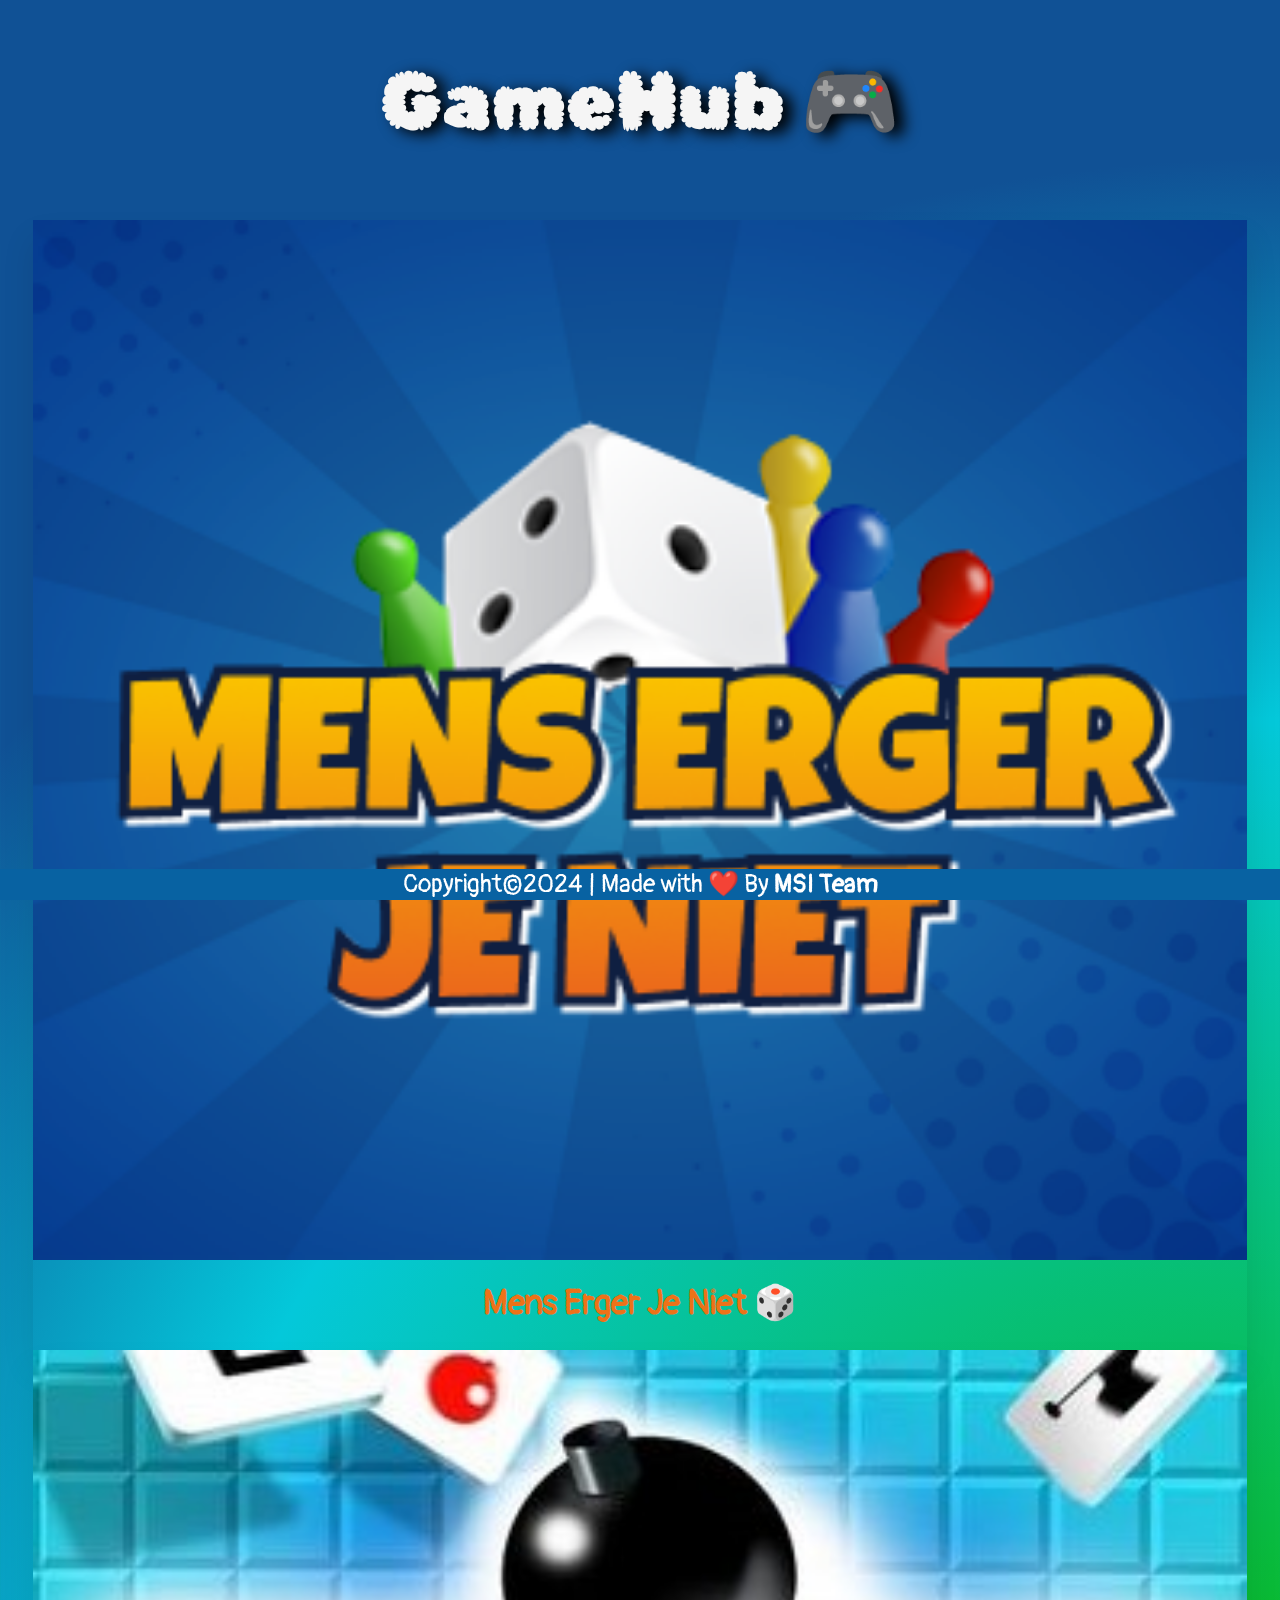
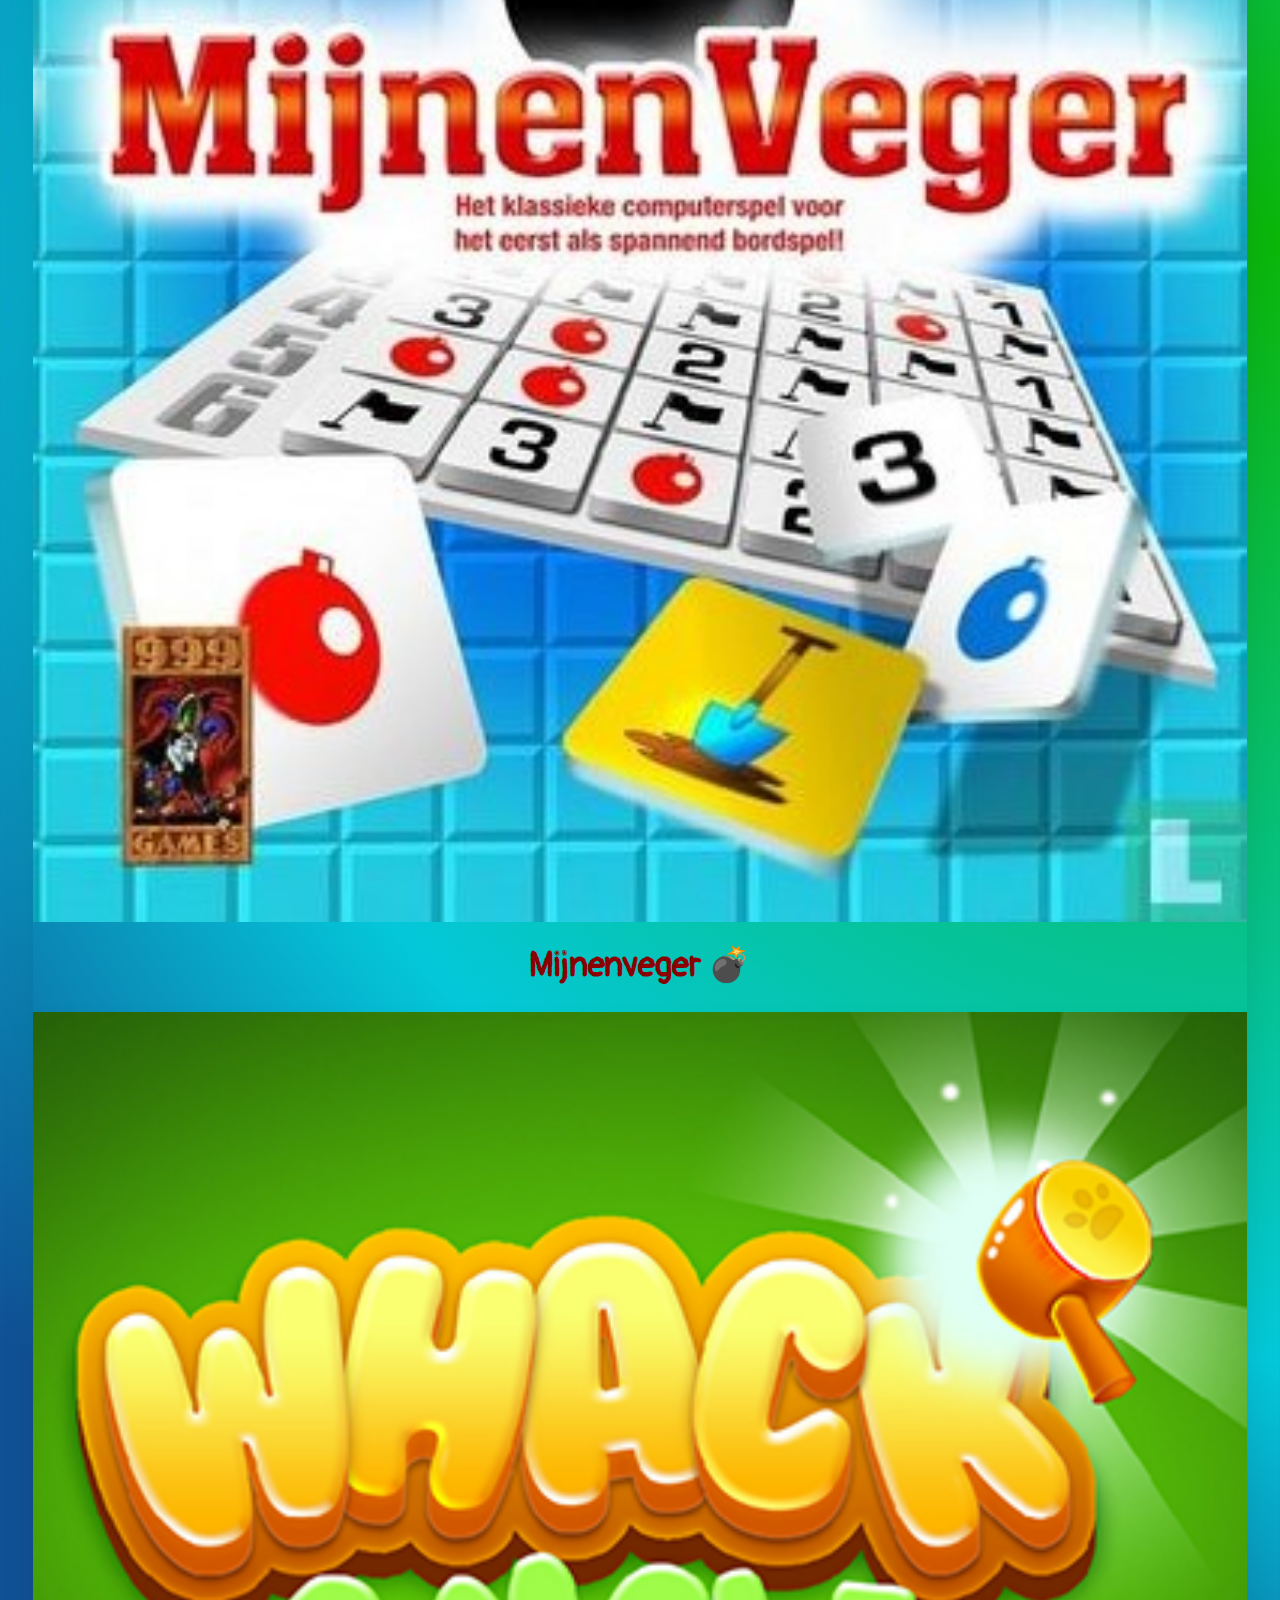
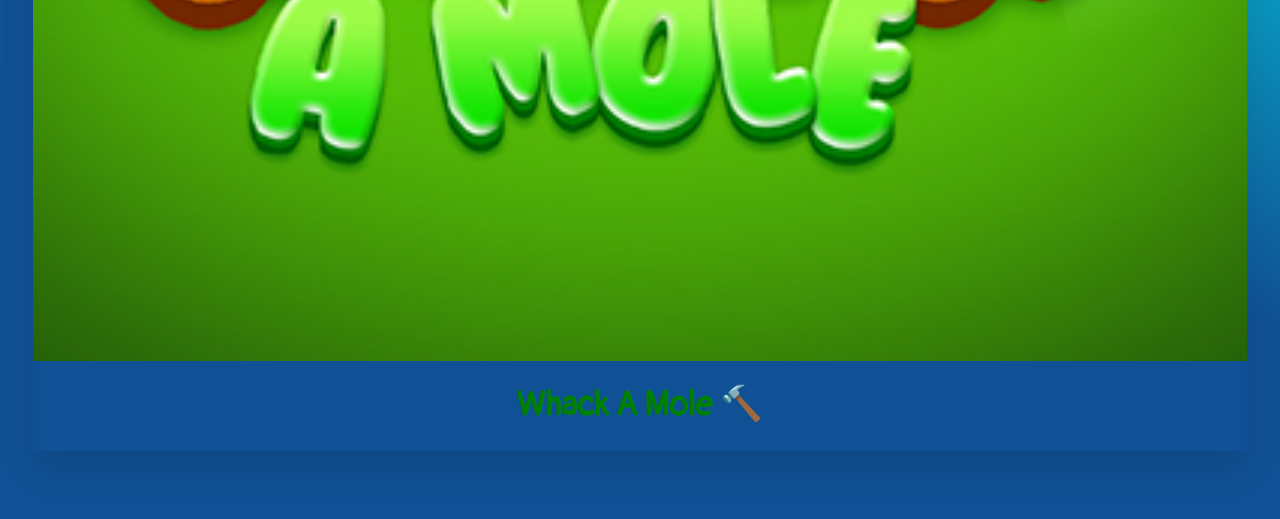
<file: index.html>
<!DOCTYPE html>
<html lang="en">
<head>
    <meta charset="UTF-8">
    <meta name="viewport" content="width=device-width, initial-scale=1.0">
    <link rel="preconnect" href="https://fonts.googleapis.com">
    <link rel="preconnect" href="https://fonts.gstatic.com" crossorigin>
    <link href="https://fonts.googleapis.com/css2?family=Rubik+Bubbles&display=swap" rel="stylesheet">
    <link rel="preconnect" href="https://fonts.googleapis.com">
    <link rel="preconnect" href="https://fonts.gstatic.com" crossorigin>
    <link href="https://fonts.googleapis.com/css2?family=Pangolin&display=swap" rel="stylesheet">
    <link rel="shortcut icon" href="img/gh.ico" type="image/x-icon">
    <title>GameHub 🎮</title>
    <link rel="stylesheet" href="css/style.css">
</head>
<body>
    <h1> GameHub 🎮</h1>
    <div class="container">
        <div class="box">
          <a href="spelregels/men.html">
          <img src="img/men.png">
          <span class="men">Mens Erger Je Niet 🎲</span>
        </a>
          
        </div>
        <div class="box">
          <a href="spelregels/mnv.html">
          <img src="img/mnv.jpg">
          <span class="mvn">Mijnenveger 💣</span>
        </a>
          
        </div>
        <div class="box">
          <a href="spelregels/wam.html">
          <img src="img/wam.png">
          <span class="wam">Whack A Mole 🔨</span>
        </a>
        </div>
      </div>
      <footer>Copyright&copy;2024 | Made with ❤️ By <strong><a href="msi.html">MSI Team</a></strong></footer>
    
    <script src="js/main.js"></script>
</body>
</html>
</file>
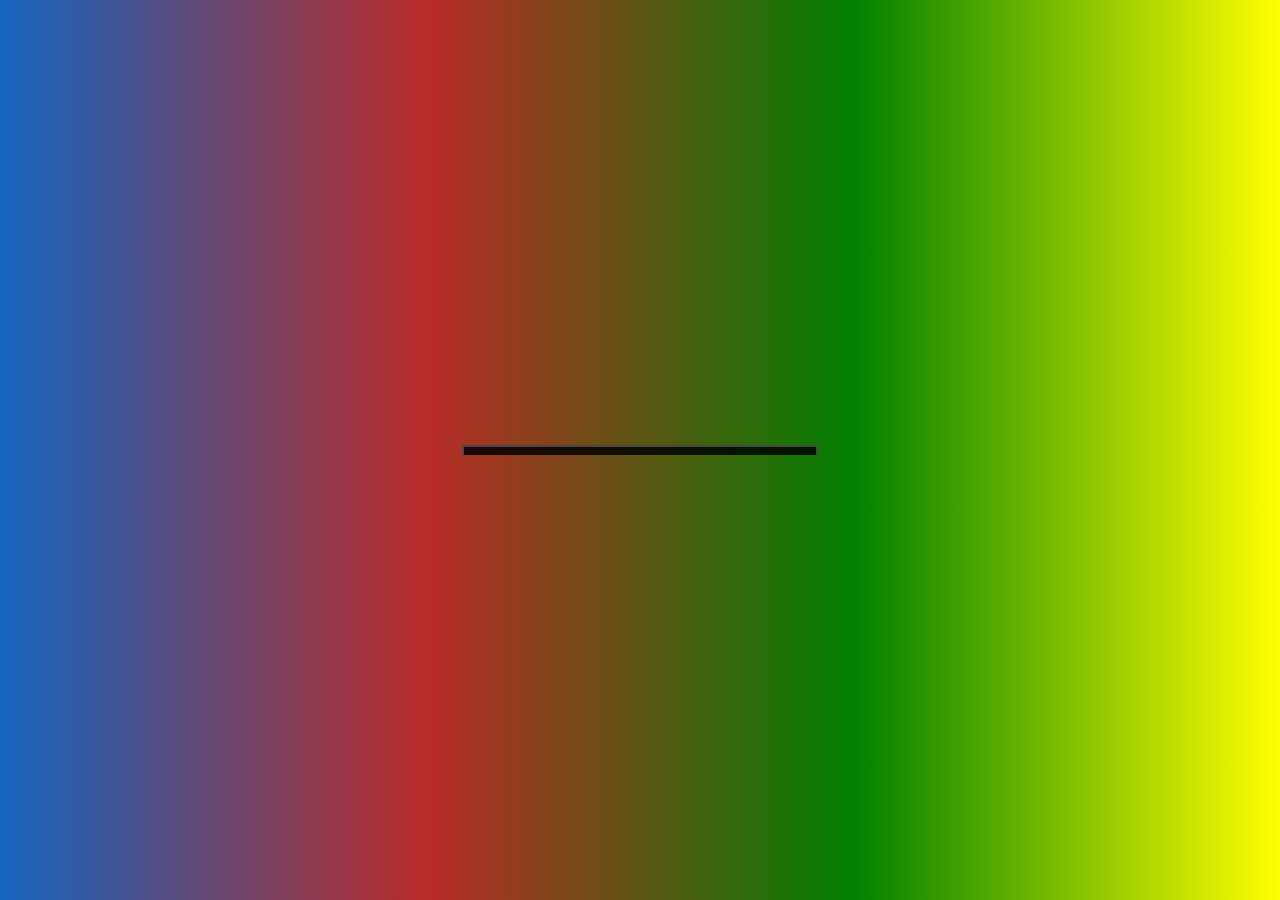
<file: indexMensErgerJeNiet.html>
<!DOCTYPE html>
<html lang="en">
<head>
  <meta charset="UTF-8">
  <meta name="viewport" content="width=device-width, initial-scale=1.0">
  <title>Select Players</title>
  <link rel="stylesheet" href="css/indexMensErgerJeNiet.css">
  <link href="https://cdn.jsdelivr.net/npm/bootstrap@5.3.3/dist/css/bootstrap.min.css" rel="stylesheet" integrity="sha384-QWTKZyjpPEjISv5WaRU9OFeRpok6YctnYmDr5pNlyT2bRjXh0JMhjY6hW+ALEwIH" crossorigin="anonymous">
  <script src="https://cdn.jsdelivr.net/npm/bootstrap@5.3.3/dist/js/bootstrap.bundle.min.js" integrity="sha384-YvpcrYf0tY3lHB60NNkmXc5s9fDVZLESaAA55NDzOxhy9GkcIdslK1eN7N6jIeHz" crossorigin="anonymous"></script>
</head>
<body>
  <div class="menuContainer">
    <div class="container my-auto">
        <div class="row">

            <div class="col-sm-8 col-md-6 col-lg-5 col-xl-4 startMenu mx-auto text-center" > 
                <div class="menu">
                    <h1 class="my-3 "><b>MensErgerJeNiet</b></h1>
                    <img class="dice" src="img/background-men.jpg" alt="">
                    <h3 class="my-3 font-monospace">Select Players</h3>
                    <div class="choosePlayers">
                        <div class="redPlayer players" id="redPlayer"><img src="img/red token.png" alt="" ></div>
                        <div class="greenPlayer players" id="greenPlayer"><img src="img/green token.png" alt=""></div>
                        <div class="yellowPlayer players" id="yellowPlayer"><img src="img/yellow token.png" alt=""></div>
                        <div class="bluePlayer players" id="bluePlayer"><img src="img/blue token.png" alt=""></div>
                    </div>
                    <div class="start ">
                        <a href="#" class="btn btn-light my-3" id="play"><b>Play</b></a>
                    </div>
                </div>
            </div>
        </div>
    </div>
</div>

<script src="js/main.js"></script>
  
</body>
</html>
</file>
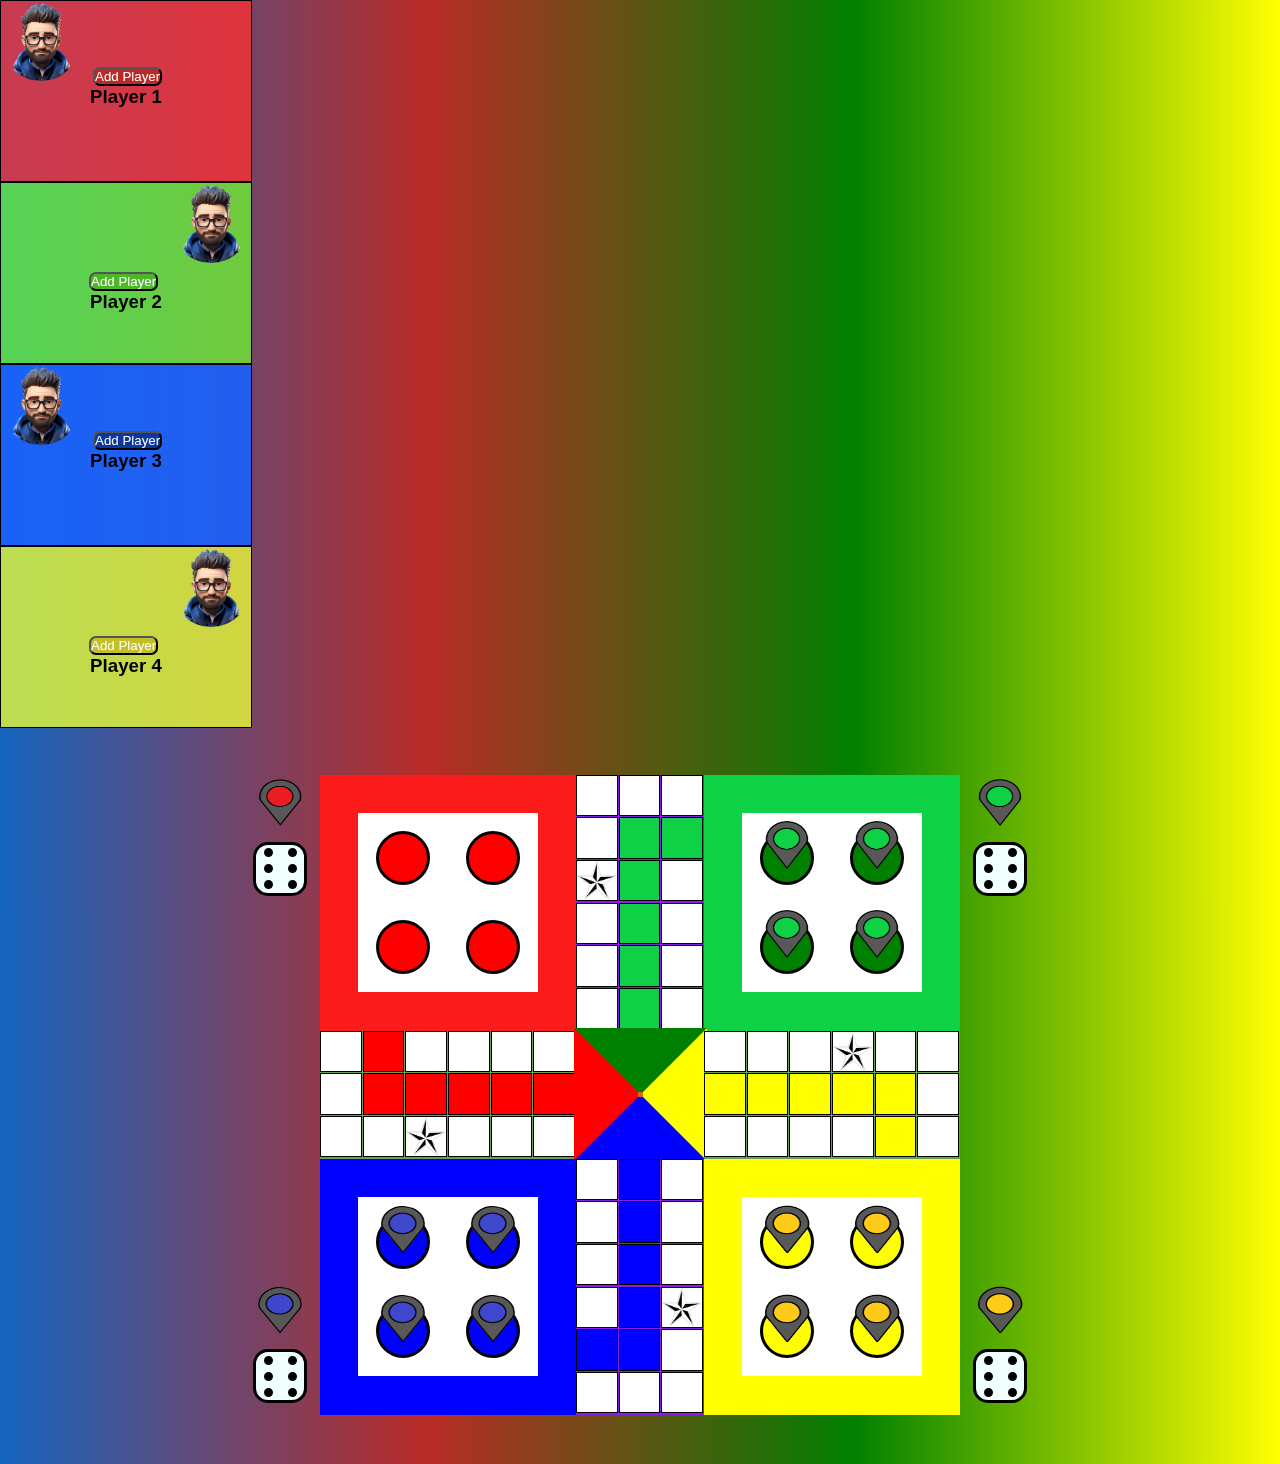
<file: MensErgerJeNiet.html>
<!DOCTYPE html>
<html lang="en">
<head>
    <meta charset="UTF-8">
    <meta name="viewport" content="width=device-width, initial-scale=1.0">
    <title>Mens erger je niet</title>
    <link rel="stylesheet" href="css/MensErgerJeNiet.css">
    <link rel="stylesheet" href="https://cdnjs.cloudflare.com/ajax/libs/font-awesome/4.7.0/css/font-awesome.min.css">
</head>
<body>
    <div class="BoxRed">
        <img src="img/mohamed-avatar.png" width="80px" class="player-avatar">
        <button class="add-RedPlayer">Add Player</button>
        <h3 class="redplayer-name">Player 1</h3>
    </div>
    <div class="BoxGreen">
        <img src="img/mohamed-avatar.png" width="80px" class="rightplayer-avatar">
        <button class="add-GreenPlayer">Add Player</button>
        <h3 class="greenplayer-name">Player 2</h3>
    </div>
    <div class="BoxBlue">
        <img src="img/mohamed-avatar.png" width="80px" class="player-avatar">
        <button class="add-BluePlayer">Add Player</button>
        <h3 class="blueplayer-name">Player 3</h3>
    </div>
    <div class="BoxYellow">
        <img src="img/mohamed-avatar.png" width="80px" class="rightplayer-avatar">
        <button class="add-YellowPlayer">Add Player</button>
        <h3 class="yellowplayer-name">Player 4</h3>
    </div>
    <div class="game-board-container">
        <div class="dice-container">
            <div class="dice-icon-container">
                <div class="player-container" >
                    <img src="img/red token.png" alt="" id="redPlayerToken">
                </div>
                <div class="dice-place">
                    <dic class="dice p1-dice " id="p1-dice"> 
                       <div class="dice-dots"></div>
                       <div class="dice-dots"></div>
                       <div class="dice-dots"></div>
                       <div class="dice-dots"></div>
                       <div class="dice-dots"></div>
                       <div class="dice-dots"></div>

                       <div class="roll-value D1" id="D1"><div class="dice-dots"></div></div>
                       <div class="roll-value D2" id="D2">
                        <div class="dice-dots"></div>
                        <div class="dice-dots"></div>
                       </div>
                       <div class="roll-value D3" id="D3">
                        <div class="dice-dots"></div>
                        <div class="dice-dots"></div>
                        <div class="dice-dots"></div>
                        
                       </div>
                       <div class="roll-value D4" id="D4">
                        <div class="dice-dots"></div>
                        <div class="dice-dots"></div>
                        <div class="dice-dots"></div>
                        <div class="dice-dots"></div>
                       </div>
                       <div class="roll-value D5" id="D5">
                        <table align="center" cellspacing="5px" >
                            <tr>
                                <td class="d5td"><div class="dice-dots"></div></td>
                                <td class="d5td"><div class="dice-dots"></div></td>
                            </tr>
                            <tr>
                                <td class="d5td" colspan="2"><div class="dice-dots"></div></td>
                            </tr>
                            <tr>
                                <td class="d5td"><div class="dice-dots"></div></td>
                                <td class="d5td"><div class="dice-dots"></div></td>
                            </tr>
                        </table>
                        
                       
                       </div>
                       <div class="roll-value D6" id="D6">
                         <div class="dice-dots"></div>
                         <div class="dice-dots"></div>
                         <div class="dice-dots"></div>
                         <div class="dice-dots"></div>
                         <div class="dice-dots"></div>
                         <div class="dice-dots"></div>
                       </div>
                    </dic>
                </div>
            </div>
            <div class="dice-icon-container">
                <div class="player-container ">
                    <img src="img/blue token.png" alt=""  id="bluePlayerToken">
                </div>
                <div class="dice-place">
                    <dic class="dice p4-dice" id="p2-dice"> 
                       <div class="dice-dots"></div>
                       <div class="dice-dots"></div>
                       <div class="dice-dots"></div>
                       <div class="dice-dots"></div>
                       <div class="dice-dots"></div>
                       <div class="dice-dots"></div>

                       <div class="roll-value D1" id="D1"><div class="dice-dots"></div></div>
                       <div class="roll-value D2" id="D2">
                        <div class="dice-dots"></div>
                        <div class="dice-dots"></div>
                       </div>
                       <div class="roll-value D3" id="D3">
                        <div class="dice-dots"></div>
                        <div class="dice-dots"></div>
                        <div class="dice-dots"></div>
                        
                       </div>
                       <div class="roll-value D4" id="D4">
                        <div class="dice-dots"></div>
                        <div class="dice-dots"></div>
                        <div class="dice-dots"></div>
                        <div class="dice-dots"></div>
                       </div>
                       <div class="roll-value D5" id="D5">
                        <table align="center" cellspacing="5px" >
                            <tr>
                                <td class="d5td"><div class="dice-dots"></div></td>
                                <td class="d5td"><div class="dice-dots"></div></td>
                            </tr>
                            <tr>
                                <td class="d5td" colspan="2"><div class="dice-dots"></div></td>
                            </tr>
                            <tr>
                                <td class="d5td"><div class="dice-dots"></div></td>
                                <td class="d5td"><div class="dice-dots"></div></td>
                            </tr>
                        </table>
                        
                       
                       </div>
                       <div class="roll-value D6" id="D6">
                         <div class="dice-dots"></div>
                         <div class="dice-dots"></div>
                         <div class="dice-dots"></div>
                         <div class="dice-dots"></div>
                         <div class="dice-dots"></div>
                         <div class="dice-dots"></div>
                       </div>
                    </dic>
                </div>
            </div>
        </div>
            <div class="game-board">
                  <div class="1st-half equal-up-down">   
                    <div class="player-spot ps1">
                        <div class="player p1">
                           <div class="disks p1-disk redPath0"><img src="img/red token.png" class="redToken" alt="red token " name="redToken" id="redToken1"></div>
                           <div class="disks p1-disk redPath0"><img src="img/red token.png" class="redToken" alt="red token " name="redToken" id="redToken2"></div>
                           <div class="disks p1-disk redPath0"><img src="img/red token.png" class="redToken" alt="red token " name="redToken" id="redToken3"></div>
                           <div class="disks p1-disk redPath0"><img src="img/red token.png" class="redToken" alt="red token " name="redToken" id="redToken4"></div>
                        </div>
                    </div>
                    <div class="vertical-path">
                        <div class="cube-move-spot RGYB bluePath24 yellowPath37 greenPath50 redPath11"></div>
                        <div class="cube-move-spot RGYB bluePath25 yellowPath38 greenPath51 redPath12"></div>
                        <div class="cube-move-spot RYB bluePath26 yellowPath39 redPath13"></div>
                        <div class="cube-move-spot  RGYB bluePath23 yellowPath36 greenPath49 redPath10"></div>
                        <div class="cube-move-spot green-spot G greenPath52"></div>
                        <div class="cube-move-spot tokenStart green-spot RGYB bluePath27 yellowPath40 greenPath1 redPath14"></div>
                        <div class="cube-move-spot star-place RGYB bluePath22 yellowPath35 greenPath48 redPath9"></div>
                        <div class="cube-move-spot green-spot G greenPath53"></div>
                        <div class="cube-move-spot RGYB bluePath28 yellowPath41 greenPath2 redPath15"></div>
                        <div class="cube-move-spot RGYB bluePath21 yellowPath34 greenPath47 redPath8"></div>
                        <div class="cube-move-spot green-spot G greenPath54"></div>
                        <div class="cube-move-spot RGYB bluePath29 yellowPath42 greenPath3 redPath16"></div>
                        <div class="cube-move-spot RGYB bluePath20 yellowPath33 greenPath46 redPath7"></div>
                        <div class="cube-move-spot green-spot G greenPath55"></div>
                        <div class="cube-move-spot RGYB bluePath30 yellowPath43 greenPath4 redPath17"></div>
                        <div class="cube-move-spot RGYB bluePath19 yellowPath32 greenPath45 redPath6"></div>
                        <div class="cube-move-spot green-spot G greenPath56"></div>
                        <div class="cube-move-spot RGYB bluePath31 yellowPath44 greenPath5 redPath18"></div>
                    </div>
                    
                    <div class="player-spot ps2">
                        <div class="player p2">
                            <div class="disks p2-disk greenPath0"><img src="img/green token.png" class="greenToken" alt="green token " name="greenToken" id="greenToken1"></div>
                            <div class="disks p2-disk greenPath0"><img src="img/green token.png" class="greenToken" alt="green token " name="greenToken" id="greenToken2"></div>
                            <div class="disks p2-disk greenPath0"><img src="img/green token.png" class="greenToken" alt="green token " name="greenToken" id="greenToken3"></div>
                            <div class="disks p2-disk greenPath0"><img src="img/green token.png" class="greenToken" alt="green token " name="greenToken" id="greenToken4"></div>
                        </div>
                    </div>
                  </div>

                  <div class="medium-2nd">
                    <div class="horizontal-path">
                        <div class="cube-move-spot G Y B bluePath13 yellowPath26 greenPath39"></div>
                        <div class="cube-move-spot tokenStart red-spot RGYB bluePath14 yellowPath27 greenPath40 redPath1"></div>
                        <div class="cube-move-spot RGYB bluePath15 yellowPath28 greenPath41 redPath2"></div>
                        <div class="cube-move-spot RGYB bluePath16 yellowPath29 greenPath42 redPath3"></div>
                        <div class="cube-move-spot RGYB bluePath17 yellowPath30 greenPath43 redPath4"></div>
                        <div class="cube-move-spot RGYB bluePath18 yellowPath31 greenPath44 redPath5"></div>
                        <div class="cube-move-spot RGYB bluePath12 yellowPath25 greenPath38 redPath51"></div>
                        <div class="cube-move-spot red-spot R  redPath52"></div>
                        <div class="cube-move-spot red-spot R  redPath53"></div>
                        <div class="cube-move-spot red-spot R  redPath54"></div>
                        <div class="cube-move-spot red-spot R  redPath55"></div>
                        <div class="cube-move-spot red-spot R  redPath56"></div>
                        <div class="cube-move-spot RGYB bluePath11 yellowPath24 greenPath37 redPath50"></div>
                        <div class="cube-move-spot  RGYB bluePath10 yellowPath23 greenPath36 redPath49"></div>
                        <div class="cube-move-spot star-place RGYB bluePath9 yellowPath22 greenPath35 redPath48"></div>
                        <div class="cube-move-spot RGYB bluePath8 yellowPath21 greenPath34 redPath47"></div>
                        <div class="cube-move-spot RGYB bluePath7 yellowPath20 greenPath33 redPath46"></div>
                        <div class="cube-move-spot RGYB bluePath6 yellowPath19 greenPath32 redPath45"></div>
                    </div>
                    
                    <div class="home">
                        <div class="home-box" id="home">
                             <div class="redPath57 redHome tokenHome" id="redHome"></div>  
                             <div class="greenPath57 greenHome tokenHome" id="greenHome"></div>  
                             <div class="bluePath57  blueHome tokenHome" id="blueHome"></div>  
                             <div class="yellowPath57 yellowHome tokenHome" id="yellowHome"></div>  
                        </div>
                    </div>
                    <div class="horizontal-path">
                        <div class="cube-move-spot RGYB bluePath32 yellowPath45 greenPath6 redPath19"></div>
                        <div class="cube-move-spot RGYB bluePath33 yellowPath46 greenPath7 redPath20"></div>
                        <div class="cube-move-spot RGYB bluePath34 yellowPath47 greenPath8 redPath21"></div>
                        <div class="cube-move-spot star-place RGYB bluePath35 yellowPath48 greenPath9 redPath22"></div>
                        <div class="cube-move-spot RGYB bluePath36 yellowPath49 greenPath10 redPath23"></div>
                        <div class="cube-move-spot RGYB bluePath37 yellowPath50 greenPath11 redPath24"></div>
                        <div class="cube-move-spot yellow-spot Y yellowPath56"></div>
                        <div class="cube-move-spot yellow-spot Y yellowPath55"></div>
                        <div class="cube-move-spot yellow-spot Y yellowPath54"></div>
                        <div class="cube-move-spot yellow-spot Y yellowPath53"></div>
                        <div class="cube-move-spot yellow-spot Y yellowPath52"></div>
                        <div class="cube-move-spot RGYB bluePath38 yellowPath51 greenPath12 redPath25"></div>
                        <div class="cube-move-spot RGYB bluePath44 yellowPath5 greenPath18 redPath31"></div>
                        <div class="cube-move-spot RGYB bluePath43 yellowPath4 greenPath17 redPath30"></div>
                        <div class="cube-move-spot RGYB bluePath42 yellowPath3 greenPath16 redPath29"></div>
                        <div class="cube-move-spot RGYB bluePath41 yellowPath2 greenPath15 redPath28"></div>
                        <div class="cube-move-spot tokenStart yellow-spot RGYB bluePath40 yellowPath1 greenPath14 redPath27"></div>
                        <div class="cube-move-spot R  G B bluePath39 greenPath13 redPath26"></div>
                    </div>
                    
                  </div>

                  <div class="last-half equal-up-down">
                    <div class="player-spot ps3">
                        <div class="player p3">
                            <div class="disks p3-disk bluePath0"><img src="img/blue token.png" class="blueToken" alt="blue token " name="blueToken" id="blueToken1"></div>
                            <div class="disks p3-disk bluePath0"><img src="img/blue token.png" class="blueToken" alt="blue token " name="blueToken" id="blueToken2"></div>
                            <div class="disks p3-disk bluePath0"><img src="img/blue token.png" class="blueToken" alt="blue token " name="blueToken" id="blueToken3"></div>
                            <div class="disks p3-disk bluePath0"><img src="img/blue token.png" class="blueToken" alt="blue token " name="blueToken" id="blueToken4"></div>
                        </div>
                    </div>
                    <div class="vertical-path">
                        <div class="cube-move-spot RGYB bluePath5 yellowPath18 greenPath31 redPath44"></div>
                        <div class="cube-move-spot blue-spot B bluePath56"></div>
                        <div class="cube-move-spot RGYB bluePath45 yellowPath6 greenPath19 redPath32"></div>
                        <div class="cube-move-spot RGYB bluePath4 yellowPath17 greenPath30 redPath43"></div>
                        <div class="cube-move-spot blue-spot B bluePath55"></div>
                        <div class="cube-move-spot RGYB bluePath46 yellowPath7 greenPath20 redPath33"></div>
                        <div class="cube-move-spot RGYB bluePath3 yellowPath16 greenPath29 redPath42"></div>
                        <div class="cube-move-spot blue-spot B bluePath54"></div>
                        <div class="cube-move-spot RGYB bluePath47 yellowPath8 greenPath21 redPath34"></div>
                        <div class="cube-move-spot RGYB bluePath2 yellowPath15 greenPath28 redPath41"></div>
                        <div class="cube-move-spot blue-spot B bluePath53"></div>
                        <div class="cube-move-spot RGYB star-place bluePath48 yellowPath9 greenPath22 redPath35"></div>
                        <div class="cube-move-spot tokenStart blue-spot RGYB bluePath1 yellowPath14 greenPath27 redPath40"></div>
                        <div class="cube-move-spot blue-spot B bluePath52"></div>
                        <div class="cube-move-spot RGYB bluePath49 yellowPath10 greenPath23 redPath36"></div>
                        <div class="cube-move-spot R  G Y greenPath26 redPath39 yellowPath13"></div>
                        <div class="cube-move-spot RGYB bluePath51 yellowPath12 greenPath25 redPath38"></div>
                        <div class="cube-move-spot RGYB bluePath50 yellowPath11 greenPath24 redPath37"></div>
                    </div>
                    
                    <div class="player-spot ps4">
                        <div class="player p4">
                            <div class="disks p4-disk yellowPath0"><img src="img/yellow token.png" class="yellowToken" alt="yellow token" name="yellowToken" id="yellowToken1"></div>
                            <div class="disks p4-disk yellowPath0"><img src="img/yellow token.png" class="yellowToken" alt="yellow token" name="yellowToken" id="yellowToken2"></div>
                            <div class="disks p4-disk yellowPath0"><img src="img/yellow token.png" class="yellowToken" alt="yellow token" name="yellowToken" id="yellowToken3"></div>
                            <div class="disks p4-disk yellowPath0"><img src="img/yellow token.png" class="yellowToken" alt="yellow token" name="yellowToken" id="yellowToken4"></div>
                        </div>
                    </div>
                  </div>
            </div>
        <div class="dice-container">
            <div class="dice-icon-container">
                <div class="player-container">
                    <img src="img/green token.png" alt=""  id="greenPlayerToken">
                </div>
                <div class="dice-place">
                    <dic class="dice p2-dice" id="p3-dice"> 
                       <div class="dice-dots"></div>
                       <div class="dice-dots"></div>
                       <div class="dice-dots"></div>
                       <div class="dice-dots"></div>
                       <div class="dice-dots"></div>
                       <div class="dice-dots"></div>

                       <div class="roll-value D1" id="D1"><div class="dice-dots"></div></div>
                       <div class="roll-value D2" id="D2">
                        <div class="dice-dots"></div>
                        <div class="dice-dots"></div>
                       </div>
                       <div class="roll-value D3" id="D3">
                        <div class="dice-dots"></div>
                        <div class="dice-dots"></div>
                        <div class="dice-dots"></div>
                        
                       </div>
                       <div class="roll-value D4" id="D4">
                        <div class="dice-dots"></div>
                        <div class="dice-dots"></div>
                        <div class="dice-dots"></div>
                        <div class="dice-dots"></div>
                       </div>
                       <div class="roll-value D5" id="D5">
                        <table align="center" cellspacing="5px" >
                            <tr>
                                <td class="d5td"><div class="dice-dots"></div></td>
                                <td class="d5td"><div class="dice-dots"></div></td>
                            </tr>
                            <tr>
                                <td class="d5td" colspan="2"><div class="dice-dots"></div></td>
                            </tr>
                            <tr>
                                <td class="d5td"><div class="dice-dots"></div></td>
                                <td class="d5td"><div class="dice-dots"></div></td>
                            </tr>
                        </table>
                        
                       
                       </div>
                       <div class="roll-value D6" id="D6">
                         <div class="dice-dots"></div>
                         <div class="dice-dots"></div>
                         <div class="dice-dots"></div>
                         <div class="dice-dots"></div>
                         <div class="dice-dots"></div>
                         <div class="dice-dots"></div>
                       </div>
                    </dic>
                </div>
            </div>
            <div class="dice-icon-container">
                <div class="player-container">
                    <img src="img/yellow token.png" alt=""  id="yellowPlayerToken">
                </div>
                <div class="dice-place">
                    <dic class="dice p3-dice " id="p4-dice"> 
                       <div class="dice-dots"></div>
                       <div class="dice-dots"></div>
                       <div class="dice-dots"></div>
                       <div class="dice-dots"></div>
                       <div class="dice-dots"></div>
                       <div class="dice-dots"></div>

                       <div class="roll-value D1" id="D1"><div class="dice-dots"></div></div>
                       <div class="roll-value D2" id="D2">
                        <div class="dice-dots"></div>
                        <div class="dice-dots"></div>
                       </div>
                       <div class="roll-value D3" id="D3">
                        <div class="dice-dots"></div>
                        <div class="dice-dots"></div>
                        <div class="dice-dots"></div>
                        
                       </div>
                       <div class="roll-value D4" id="D4">
                        <div class="dice-dots"></div>
                        <div class="dice-dots"></div>
                        <div class="dice-dots"></div>
                        <div class="dice-dots"></div>
                       </div>
                       <div class="roll-value D5" id="D5">
                        <table align="center" cellspacing="5px" >
                            <tr>
                                <td class="d5td"><div class="dice-dots"></div></td>
                                <td class="d5td"><div class="dice-dots"></div></td>
                            </tr>
                            <tr>
                                <td class="d5td" colspan="2"><div class="dice-dots"></div></td>
                            </tr>
                            <tr>
                                <td class="d5td"><div class="dice-dots"></div></td>
                                <td class="d5td"><div class="dice-dots"></div></td>
                            </tr>
                        </table>
                        
                       
                       </div>
                       <div class="roll-value D6" id="D6">
                         <div class="dice-dots"></div>
                         <div class="dice-dots"></div>
                         <div class="dice-dots"></div>
                         <div class="dice-dots"></div>
                         <div class="dice-dots"></div>
                         <div class="dice-dots"></div>
                       </div>
                    </dic>
                </div>
            </div>
        </div>
       </div>

       
        
        <script src="js/MensErgerJeNiet.js"></script>
</body>
</html>
</file>
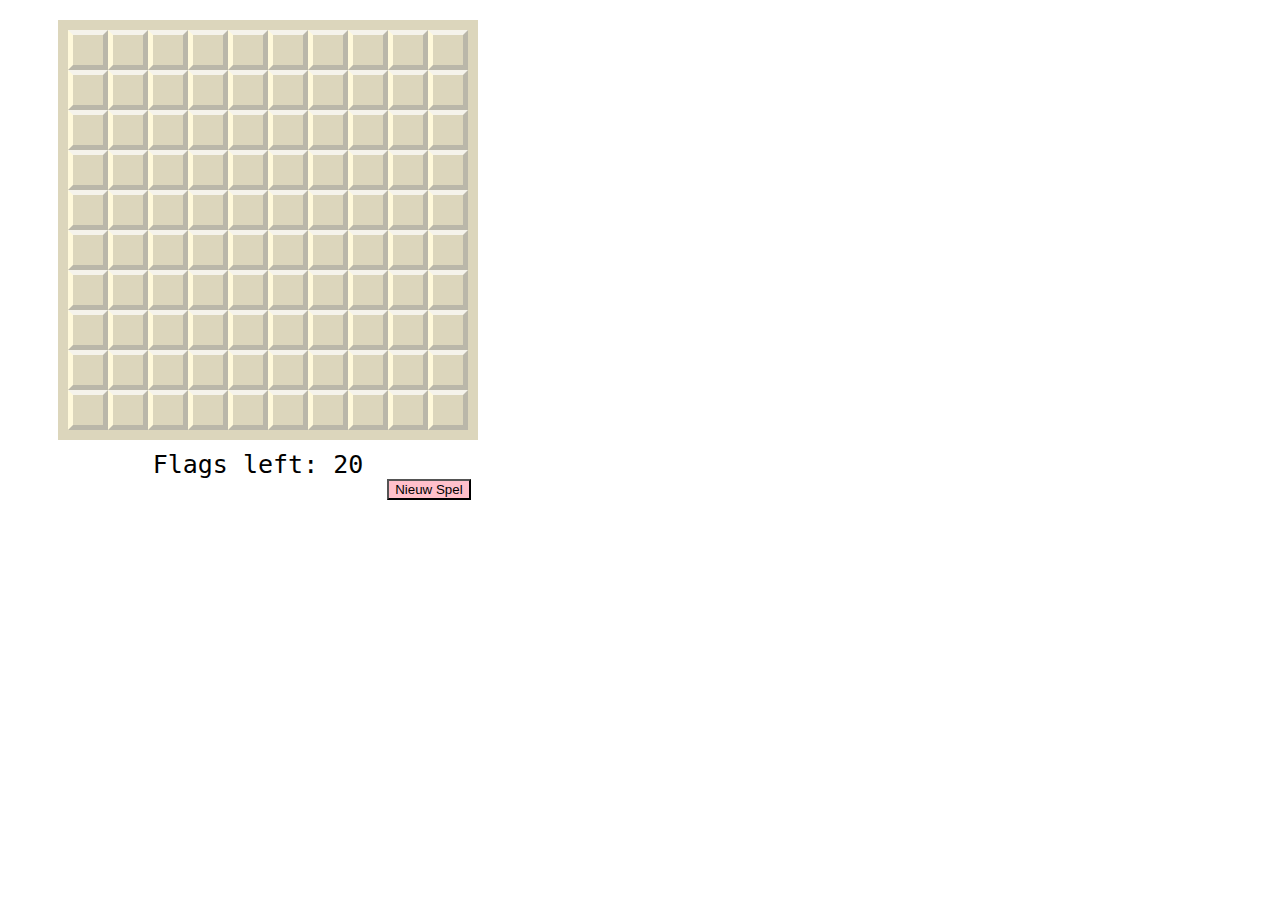
<file: Mijnenveger.html>
<!DOCTYPE html>
<html lang="en">
<head>
    <meta charset="UTF-8">
    <meta name="viewport" content="width=device-width, initial-scale=1.0">
    <title>Mijnenveger</title>
    <link rel="stylesheet" href="css/Mijnenveger.css">
</head>
<body>
   
    <div class="container">
        <div class="grid"></div>
        <div>Flags left: <span id="flags-left"></span></div>
        <div id="result"></div>
    </div>
    <button class="reload-button">Nieuw Spel</button>

<script src="js/Mijnenveger.js"></script>
</body>
</html>
</file>
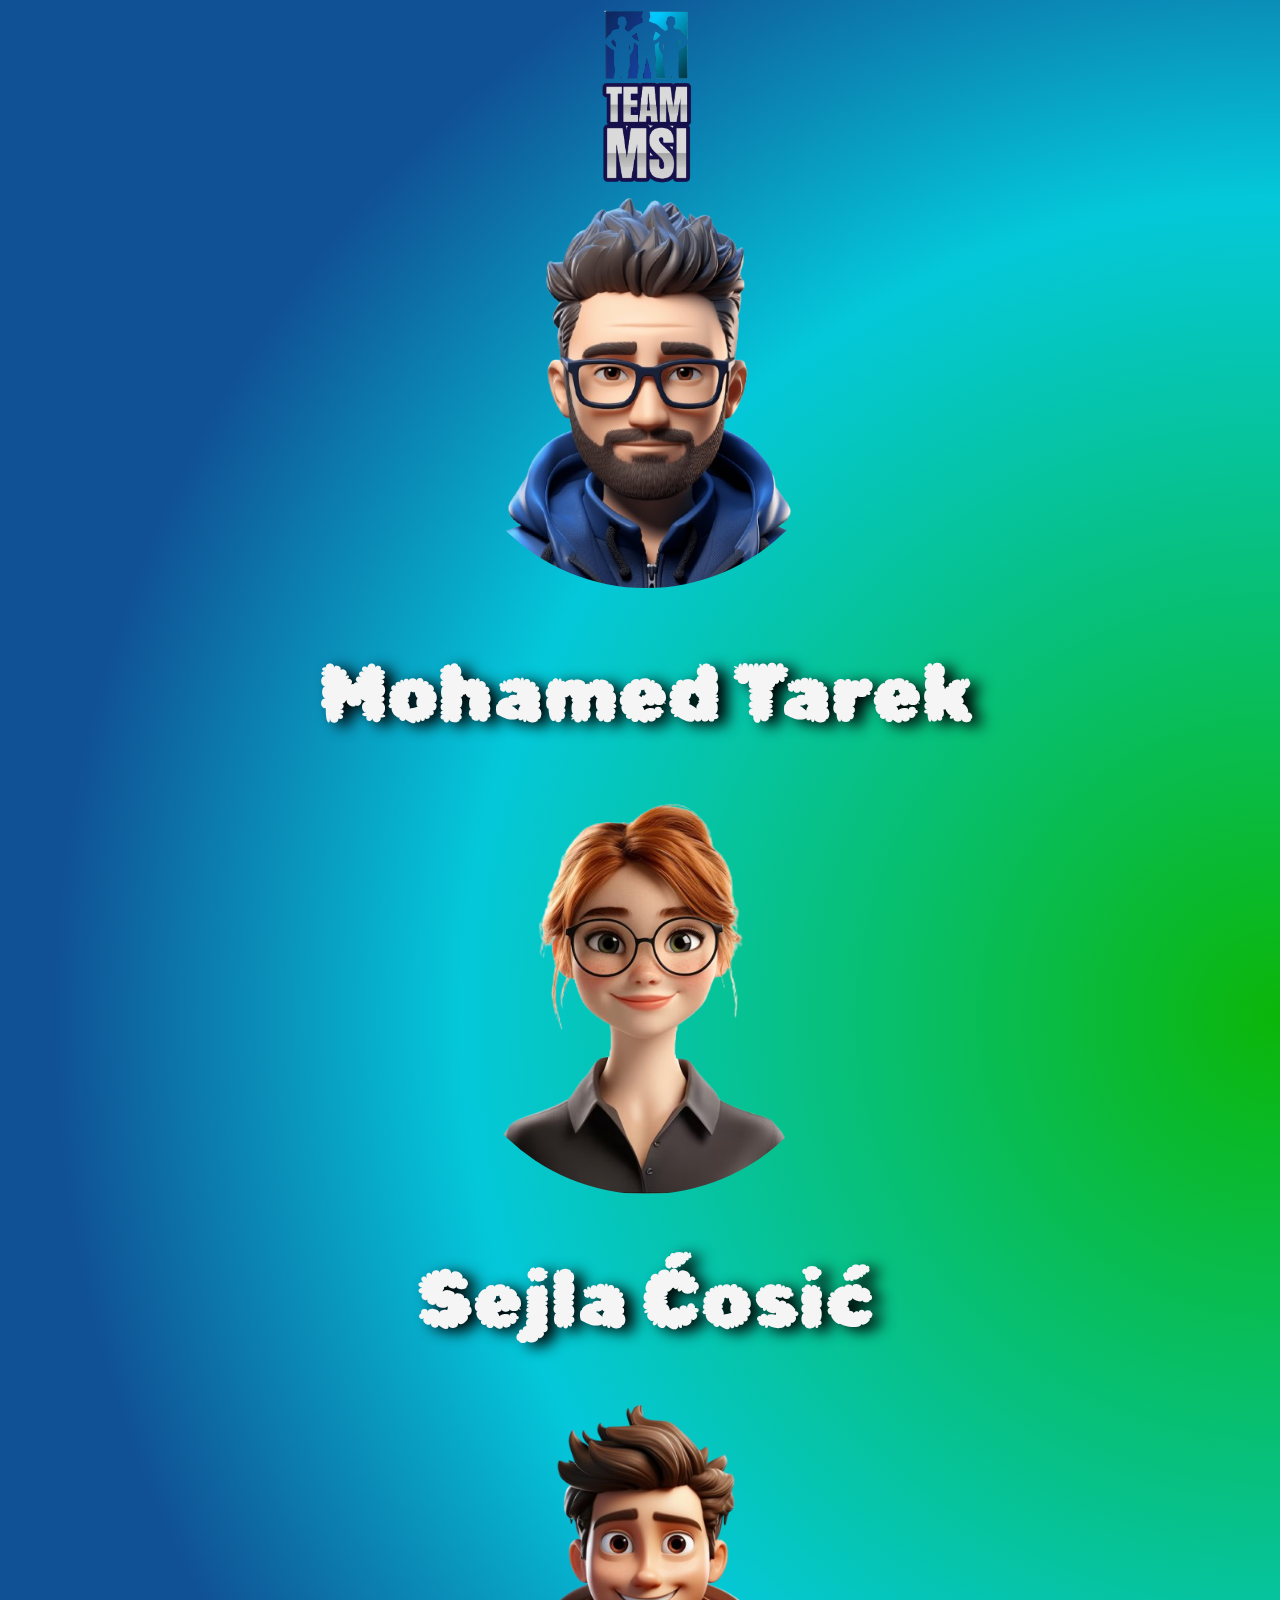
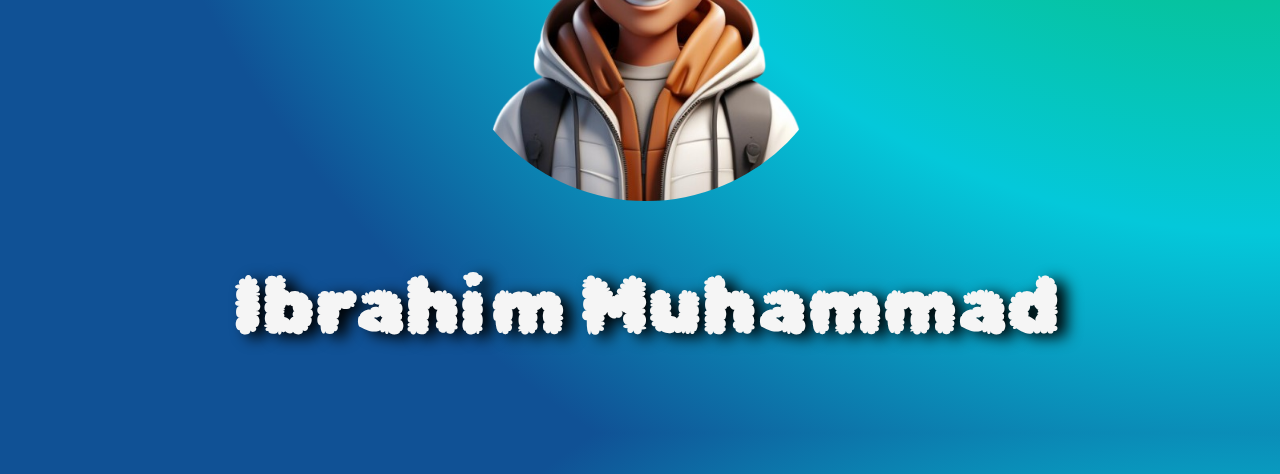
<file: msi.html>
<!DOCTYPE html>
<html lang="en">
<head>
    <meta charset="UTF-8">
    <meta name="viewport" content="width=device-width, initial-scale=1.0">
    <link rel="preconnect" href="https://fonts.googleapis.com">
    <link rel="preconnect" href="https://fonts.gstatic.com" crossorigin>
    <link href="https://fonts.googleapis.com/css2?family=Rubik+Bubbles&display=swap" rel="stylesheet">
    <link rel="shortcut icon" href="img/gh.ico" type="image/x-icon">
    <title>Over Ons</title>
    <link rel="stylesheet" href="css/style.css">
</head>
<body>
  <a href="index.html">
    <img class="logo" src="img/msi-removebg-preview.png" alt="">
  </a>
  <div class="container">
      <div class="about">
          <img src="img/mohamed-avatar.png" width="400px">
          <h1>Mohamed Tarek</h1>
      </div>
      <div class="about">
          <img src="img/sejla-avatar.png" width="400px">
          <h1>Sejla Ćosić</h1>
      </div>
      <div class="about">
          <img src="img/ibrahim-avatar.png" width="400px">
          <h1>Ibrahim Muhammad</h1>
      </div>
  </div>
      
</body>
</html>
</file>
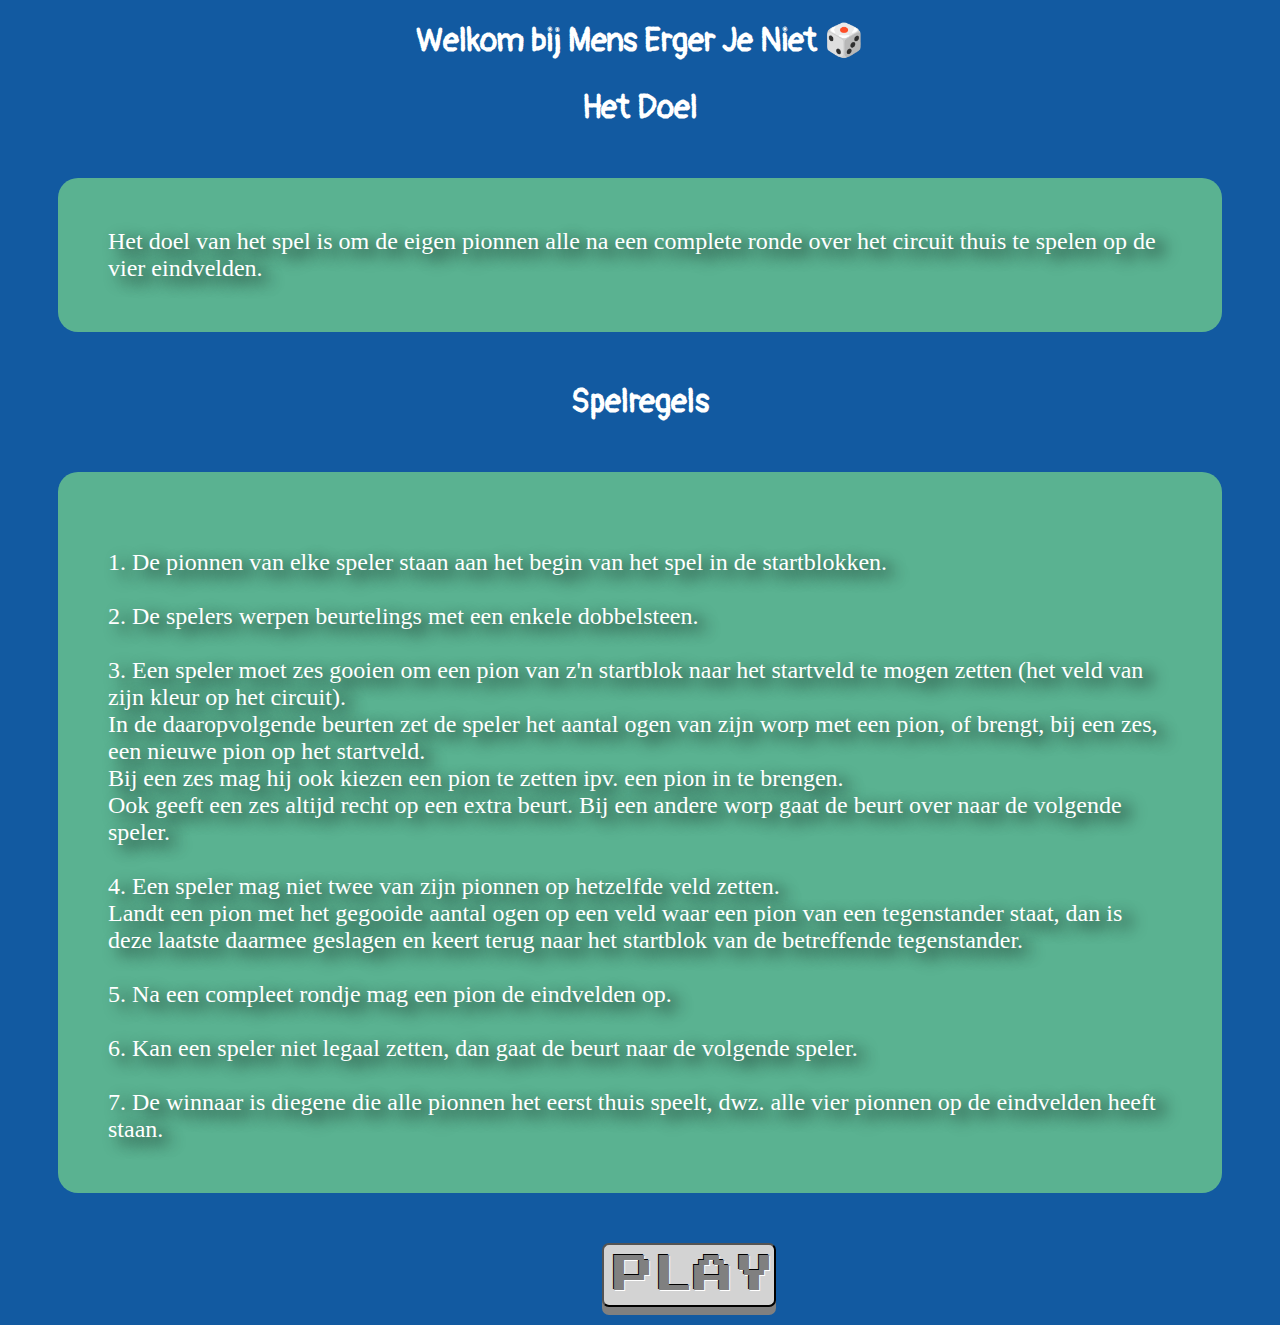
<file: spelregels/men.html>
<!DOCTYPE html>
<html lang="en">
<head>
    <meta charset="UTF-8">
    <meta name="viewport" content="width=device-width, initial-scale=1.0">
    <link rel="preconnect" href="https://fonts.googleapis.com">
    <link rel="preconnect" href="https://fonts.gstatic.com" crossorigin>
    <link href="https://fonts.googleapis.com/css2?family=Pangolin&display=swap" rel="stylesheet">
    <!--Press start 2p font-->
    <link rel="preconnect" href="https://fonts.googleapis.com">
    <link rel="preconnect" href="https://fonts.gstatic.com" crossorigin>
    <link href="https://fonts.googleapis.com/css2?family=Press+Start+2P&display=swap" rel="stylesheet">
    <title>SpelRegels Mens Erger Je Niet</title>
    <link rel="stylesheet" href="/spelregels/css/men.css">
</head>
<body>
    <h1>Welkom bij Mens Erger Je Niet 🎲</h1>
    <h2>Het Doel</h2>
    <p>Het doel van het spel is om de eigen pionnen alle na een complete ronde over het circuit thuis te spelen op de vier eindvelden. </p>
    <h2>Spelregels</h2>
    <p>
        <br>
        1. De pionnen van elke speler staan aan het begin van het spel in de startblokken. 
        <br>
        <br>
        2. De spelers werpen beurtelings met een enkele dobbelsteen. 
        <br>
        <br>
        3. Een speler moet zes gooien om een pion van z'n startblok naar het startveld te mogen zetten (het veld van zijn kleur op het circuit).
        <br>
        In de daaropvolgende beurten zet de speler het aantal ogen van zijn worp met een pion, of brengt, bij een zes, een nieuwe pion op het startveld.
        <br>
        Bij een zes mag hij ook kiezen een pion te zetten ipv. een pion in te brengen.
        <br>
        Ook geeft een zes altijd recht op een extra beurt. Bij een andere worp gaat de beurt over naar de volgende speler. 
        <br>
        <br>
        4. Een speler mag niet twee van zijn pionnen op hetzelfde veld zetten.
        <br>
        Landt een pion met het gegooide aantal ogen op een veld waar een pion van een tegenstander staat, dan is deze laatste daarmee geslagen en keert terug naar het startblok van de betreffende tegenstander. 
        <br>
        <br>
        5. Na een compleet rondje mag een pion de eindvelden op.
        <br>
        <br>
        6. Kan een speler niet legaal zetten, dan gaat de beurt naar de volgende speler.
        <br>
        <br>
        7. De winnaar is diegene die alle pionnen het eerst thuis speelt, dwz. alle vier pionnen op de eindvelden heeft staan. 
        </p>
    <a href="/indexMensErgerJeNiet.html"><button class="game-button">PLAY</button></a>
    
</body>
</html>
</file>
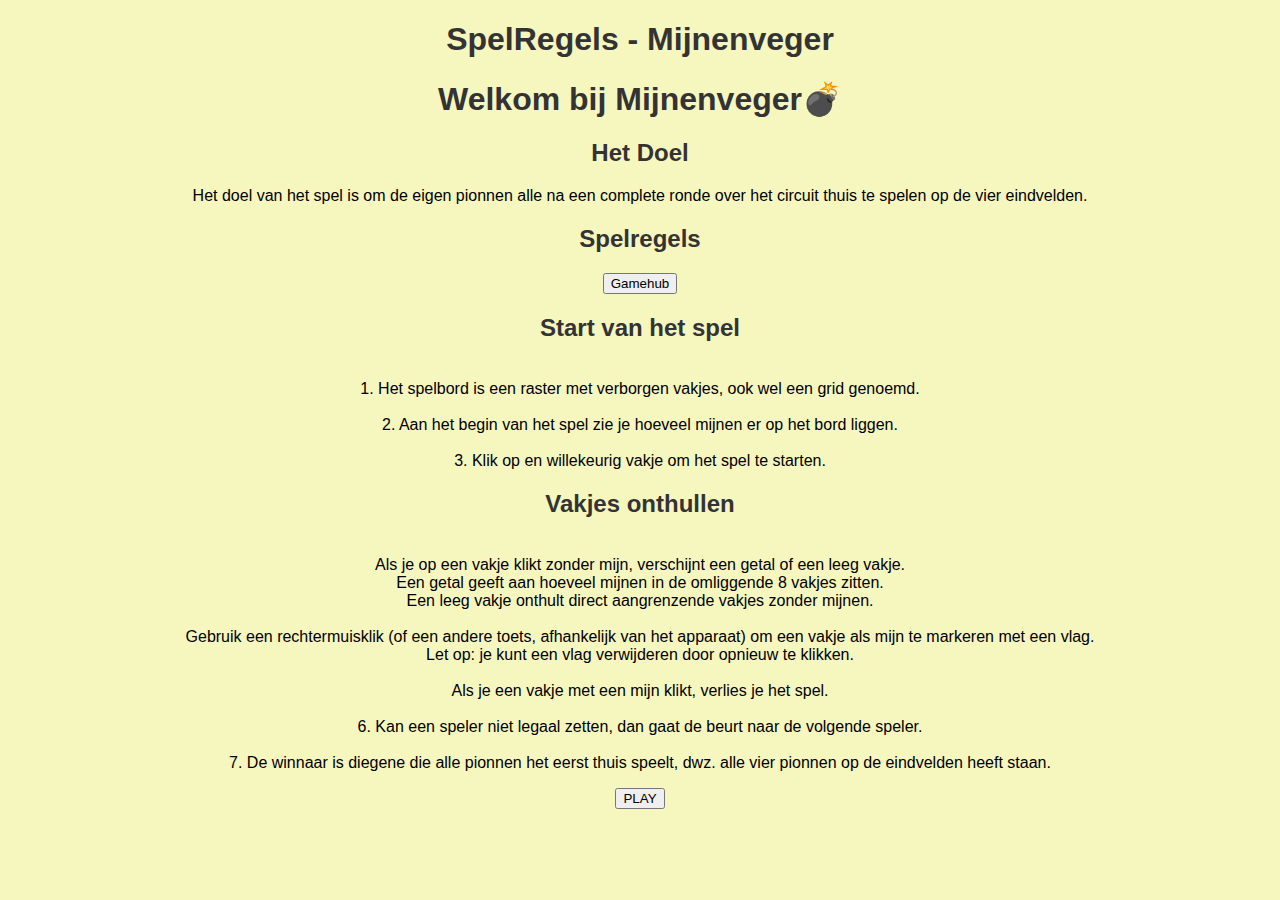
<file: spelregels/mnv.html>
<!DOCTYPE html>
<html lang="en">
<head>
    <meta charset="UTF-8">
    <meta name="viewport" content="width=device-width, initial-scale=1.0">
    <title>SpelRegels Mijnenveger</title>
    <link rel="stylesheet" href="/spelregels/css/mnv.css">
</head>
<body>
    <h1>SpelRegels - Mijnenveger</h1>
  <body>
    <h1>Welkom bij Mijnenveger💣 </h1>
    <h2>Het Doel</h2>
    <p>Het doel van het spel is om de eigen pionnen alle na een complete ronde over het circuit thuis te spelen op de vier eindvelden. </p>
    <h2>Spelregels</h2>
    <p>
      <a href="/index.html"><button class="game-button">Gamehub</button></a>
      <h2>
        Start van het spel 
      </h2>
        <br>
        1. Het spelbord is een raster met verborgen vakjes, ook wel een grid genoemd. 
        <br>
        <br>
        2. Aan het begin van het spel zie je hoeveel mijnen er op het bord liggen. 
        <br>
        <br>
        3. Klik op en willekeurig vakje om het spel te starten. 
        <h2>
          Vakjes onthullen
        </h2>
        <br>
        Als je op een vakje klikt zonder mijn, verschijnt een getal of een leeg vakje. 
        <br>
        Een getal geeft aan hoeveel mijnen in de omliggende 8 vakjes zitten. 
        <br>
        Een leeg vakje onthult direct aangrenzende vakjes zonder mijnen. 
        <br>
        <br>
        Gebruik een rechtermuisklik (of een andere toets, afhankelijk van het apparaat) om een vakje als mijn te markeren met een vlag. 
        <br>
        Let op: je kunt een vlag verwijderen door opnieuw te klikken. 
        <br>
        <br>
        Als je een vakje met een mijn klikt, verlies je het spel. 
        <br>
        <br>
        6. Kan een speler niet legaal zetten, dan gaat de beurt naar de volgende speler.
        <br>
        <br>
        7. De winnaar is diegene die alle pionnen het eerst thuis speelt, dwz. alle vier pionnen op de eindvelden heeft staan. 
        </p>
    <a href="/Mijnenveger.html"><button class="game-button">PLAY</button></a>
        
</body>
</html>
</file>
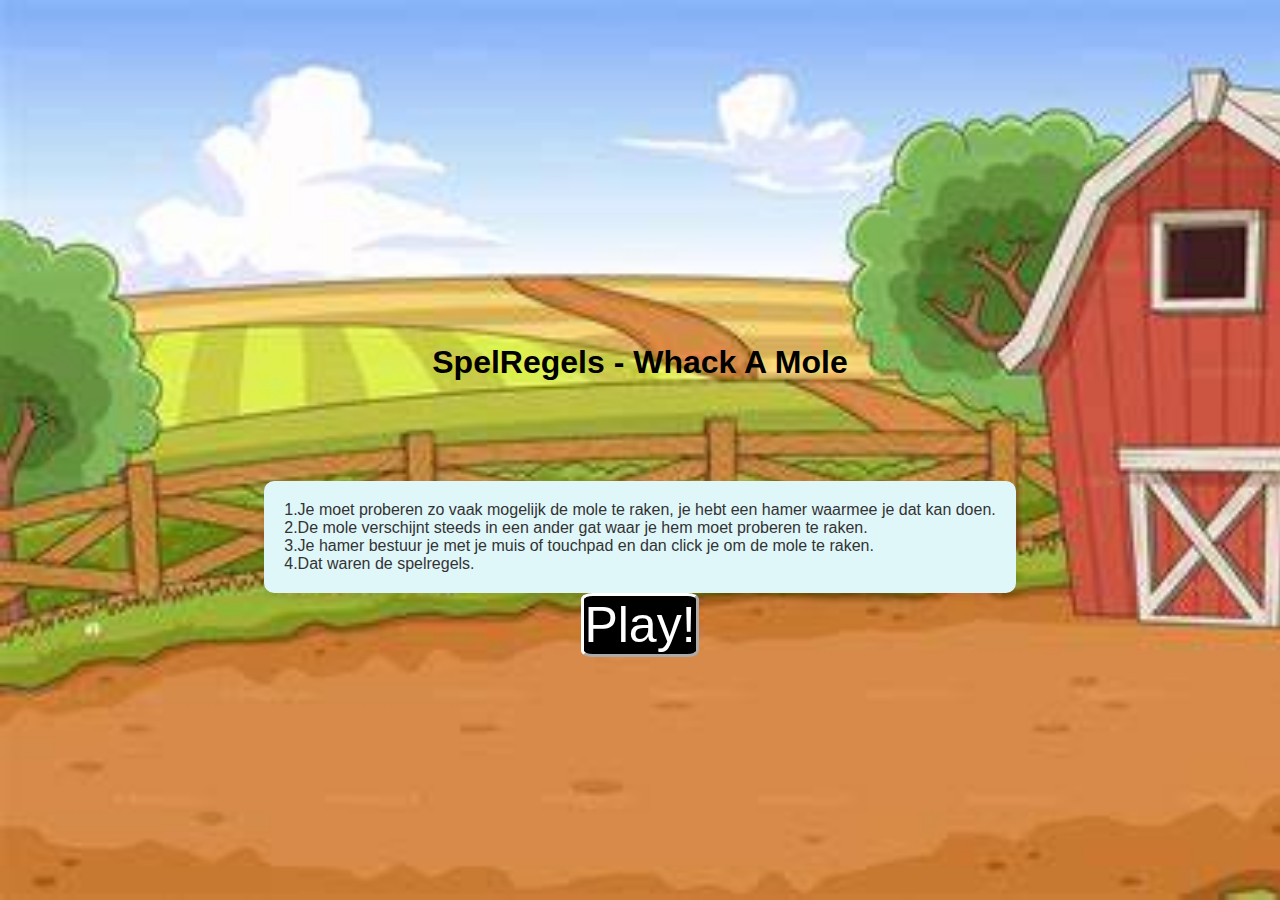
<file: spelregels/wam.html>
<!DOCTYPE html>
<html lang="en">
<head>
    <meta charset="UTF-8">
    <meta name="viewport" content="width=device-width, initial-scale=1.0">
    <title>SpelRegels Whack A Mole</title>
    <link rel="stylesheet" href="/spelregels/css/wam.css">
    
</head>
<body>
    <h1 class="spelregels">SpelRegels - Whack A Mole<br>
       
    </h1>

 <div class="whackamoletags"> 1.Je moet proberen zo vaak mogelijk de mole te raken, je hebt een hamer waarmee je dat kan doen.<br>
    2.De mole verschijnt steeds in een ander gat waar je hem moet proberen te raken.<br>
    3.Je hamer bestuur je met je muis of touchpad en dan click je om de mole te raken.<br>
    4.Dat waren de spelregels.</div>
    <a href="/WhackaMole.html"><button class="buttonstyle">Play!</button></a>
</body>
</html>
</file>
<file: css/style.css>
body{
    background: radial-gradient(circle at 100%, #0bb608, #04c8da 50%, rgb(16, 81, 149) 75%);
}
.logo{
    margin-left: 49.5%;
    width: 90px;
}
h1{
    
    font-family: "Rubik Bubbles", system-ui;
    font-weight: 400;
    font-style: normal;
    color: whitesmoke;
    text-shadow: 10px 4px 15px black;
    text-align: center;
    font-size: 80px;
}
.container {
    display: flex;
    width: 100%;
    padding: 4% 2%;
    box-sizing: border-box;
    height: 76vh;
}
  
.box {
    flex: 1;
    overflow: hidden;
    transition: .5s;
    margin: 0 2%;
    box-shadow: 0 20px 30px rgba(0,0,0,.1);
    line-height: 0;
}
  
.box > a > img {
    width: 100%;
    height: calc(100% - 10vh);
    object-fit: cover; 
    transition: .5s;
}
  
.box > a > span {
    font-size: 3.8vh;
    display: block;
    text-align: center;
    height: 10vh;
    line-height: 2.6;
    
}
a{
    text-decoration: none;
    color: white;
}
  
.box:hover { 
    flex: 1 1 50%;
}
.box:hover > img {
    width: 100%;
    height: 100%;
}
.men{
    color: rgb(237, 114, 24);
    font-family: "Pangolin", cursive;
    font-weight: 600;
    font-style: normal;
}
.mvn{
    color: rgb(139, 0, 0);
    font-family: "Pangolin", cursive;
    font-weight: 600;
    font-style: normal;
}
.wam{
    color: green;
    font-family: "Pangolin", cursive;
    font-weight: 600;
    font-style: normal;
}
footer{
    text-align: center;
    background-color: rgb(8, 98, 162);
    color: white;
    font-size: 25px;
    position: fixed;
    width: 100%;
    bottom: 0;
    left: 0;
    font-family: "Pangolin", cursive;
}
.about{
    margin-left: 8.5%;
    text-align: center;
}
.about img{
    border-radius: 60%;
}
@media screen and (max-width: 1750px) {
  .about{
    margin-left: 1%;
  }
  .logo{
    margin-left: 44%;
  }
}
@media screen and (max-width: 1377px) {
  .container{
    display: inline;
  }
  .logo{
    margin-left: 47%;
  }
}
</file>
<file: css/indexMensErgerJeNiet.css>
*{
    margin: 0;
    padding: 0;
    box-sizing: border-box;
    font-family: "Urbanist", sans-serif;
}
html{
    background: #151e2f
}
body{
    background: #b92b27;
    background: -webkit-linear-gradient(to right, #1565C0, #b92b27, yellow, green);
    background: linear-gradient(to right, #1565C0, #b92b27, green, yellow);
    background-size: auto;
    backdrop-filter: blur(1px);
    background-position: center top;
    height: 100vh;
   
}
.menu{
    border: 2px solid #ffffff3d;
}
.menuContainer{
    height: 100vh;
    display: flex;
    align-items: center;
    justify-content: center;
}
.startMenu{
    background-clip: content-box;
    backdrop-filter: blur(1px);
    overflow: hidden;
    height: 10px;
    color: white;
    background-color: #000000d4;    
    animation: opening 0.5s linear forwards;

}
.dice{
    border-radius: 60px;
    width: 100%;
}
h1{
    text-align: center;
}
@keyframes opening {
    0% {
        height: 10px;
    }
    99%{
        height: 490px;
    }
    100% {
        height: auto;
    }
}
@keyframes closing {
    0% {
        height: 490px;
    }
    
    100% {
        height:0px;
    }
}
.choosePlayers{
    display: flex;
    align-items: center;
    justify-content: center;
}
.players{
   
    margin: 2px ;
   
}

.players img{
    height: 75px;
}

.btn{
    width: 90px;
    background-color: white;
}
.selected{
    border: 1px solid rgb(255, 255, 255);
    background: rgba(128, 128, 128, 0.511);
    
}
.players::after{
    content: "";
    display: block;
    height: 2px;
    width: 0%;
    text-align: center;
    margin: auto;
   
}
.redPlayer::after{
    background-color: #ff0000;
    box-shadow: 0px 0px 20px 17px #ff0000;
}
.bluePlayer::after{
    background-color: blue;
    box-shadow: 0px 0px 20px 17px blue;
}
.greenPlayer::after{
    background-color: green;
    box-shadow: 0px 0px 20px 17px green;
}
.yellowPlayer::after{
    background-color: yellow;
    box-shadow: 0px 0px 20px 17px yellow;
}
h1::after{
    content: "";
    display: block;
    height: 2px;
    width: 21%;
    background-color: #8a57ea;
    text-align: center;
    margin: auto;
    box-shadow: 0 0 20px 7px #8a57ea;

}

@media (hover: hover) {
    .players :hover{
        border: 1px solid white;
    }
  }
  
  @media (hover: none) {
    
  }
@media(max-width: 576px){
    body{
        background-position: center;
    }
}
@media(max-width: 350px){
    .dice{
            width: 80%;
    }
}
</file>
<file: css/MensErgerJeNiet.css>
body{
    background: #b92b27;
    background: -webkit-linear-gradient(to right, #1565C0, #b92b27, yellow, green);
    background: linear-gradient(to right, #1565C0, #b92b27, green, yellow);
    background-size: auto;
    backdrop-filter: blur(1px);
    background-position: center top;
    height: 100vh;
}
*{
    margin: 0;
    padding: 0;
}
.BoxRed{
    border: 1px solid black;
    width: 250px;
    height: 180px;
    background-color: rgba(255, 47, 47, 0.76);
    position: absolute;
    margin-left: 22%;
    margin-top: 2.3%;
}
.BoxGreen{
    border: 1px solid black;
    width: 250px;
    height: 180px;
    background-color: rgba(112, 255, 46, 0.719);
    position: absolute;
    margin-left: 65.6%;
    margin-top: 2.3%;
}
.BoxBlue{
    border: 1px solid black;
    width: 250px;
    height: 180px;
    background-color: rgba(26, 98, 253, 0.904);
    position: absolute;
    margin-left: 22.2%;
    margin-top: 24.6%;
}
.BoxYellow{
    border: 1px solid black;
    width: 250px;
    height: 180px;
    background-color: rgba(235, 255, 51, 0.781);
    position: absolute;
    margin-left: 65.6%;
    margin-top: 24.6%;
}
.player-avatar{
    border-radius: 50%;
}
.rightplayer-avatar{
    border-radius: 50%;
    margin-left: 170px;
}
.redplayer-name{
    text-align: center;
    font-family: Arial, Helvetica, sans-serif;
}
.greenplayer-name{
    text-align: center;
    font-family: Arial, Helvetica, sans-serif;
}
.blueplayer-name{
    text-align: center;
    font-family: Arial, Helvetica, sans-serif;
}
.yellowplayer-name{
    text-align: center;
    font-family: Arial, Helvetica, sans-serif;
}
.add-RedPlayer{
    margin-top: 5px;
    margin-left: 8px;
    border-radius: 7px;
    background-color: #b92b27;
    color: white;
    transition: 0.3s ease-in-out;
}
.add-RedPlayer:hover{
    transform: translateY(1px);
    box-shadow: 5px 5px 50px 2px ;
}
.add-GreenPlayer{
    margin-top: 5px;
    margin-left: 88px;
    border-radius: 7px;
    background-color: #4bb927;
    color: white;
    transition: 0.3s ease-in-out;
}
.add-GreenPlayer:hover{
    transform: translateY(1px);
    box-shadow: 5px 5px 50px 2px ;
}
.add-BluePlayer{
    margin-top: 5px;
    margin-left: 8px;
    border-radius: 7px;
    background-color: #0c379c;
    color: white;
    transition: 0.3s ease-in-out;
}
.add-BluePlayer:hover{
    transform: translateY(1px);
    box-shadow: 5px 5px 50px 2px ;
}
.add-YellowPlayer{
    margin-top: 5px;
    margin-left: 88px;
    border-radius: 7px;
    background-color: #c4bf26;
    color: white;
    transition: 0.3s ease-in-out;
}
.add-YellowPlayer:hover{
    transform: translateY(1px);
    box-shadow: 5px 5px 50px 2px;
}
.game-board-container{
    display: flex;
    align-items: center;
    justify-content: center;
    background-color: rgba(99, 133, 122, 0);
    padding-bottom:3em;
}
.dice-container{
    height: 40em;
    width: 5em;
    background-color: rgba(240, 255, 255, 0);
    margin: 0;
    margin-top: 3em;
    display: flex;
    align-items: center;
    justify-content: space-between;
    flex-direction: column;
    border: none;
}
.dice-icon-container{
    height: 8.31em;
    width: 100%;
    background-color: rgba(89, 37, 138, 0);
    border: none;
}
.player-container{
    height: 3.31em;
    width: 100%;
    background-color: rgba(240, 255, 255, 0);
    display: flex;
    align-items: center;
    justify-content: center;
    border: none;
}
.player-container img{
    border: none;
    height: 90%;
    width: 60%;
    position: relative;
}
.floating{
    animation: float 1s infinite;
}
.dice-place{
    height: 5em;
    background-color: rgba(210, 105, 30, 0);
    position: relative;
    display: flex;
    align-items: center;
    justify-content: center;
    border: none;
}
.dice{
    height: 3em;
    width: 3em;
    background-color: azure;
    border: 3px solid black;
    border-radius: 15px;
    position: relative;
    display: grid;
    align-items: center;
    justify-content: center;
    grid-template-columns: 1fr 1fr;
    grid-template-rows: repeat(3 1fr);
}
.rolling{
    animation: roll 50ms 10;
   
}
@keyframes roll {
    from{
        transform: rotate(0deg);
    }
    to{
        transform: rotate(360deg);
    }
    
}
.dice-dots{
    height: 5px;
    width: 5px;
    border: 2px solid black;
    border-radius: 100%;
    background-color: rgb(0, 0, 0);
    margin: auto;
}
.roll-value{
    position: absolute;
    top: 50px;
    left: 50px;
    transform: translate(-50px,-50px);
    height: 100%;
    width: 100%;
    border: 0px solid black;
    border-radius: 15px;
    background-color: #ffffff;
}
.D6{
    
    visibility: hidden;
    display: grid;
    align-items: center;
    justify-content: center;
    grid-template-columns: 1fr 1fr;
    grid-template-rows: repeat(3 1fr);
}
.D5{
    visibility: hidden;
    display: flex;
    align-items: center;
    justify-content: center;

}
.D5 table{
    border: none;
    
}
.d5td{
    border: none;
    margin: 5px;
}
.D4{
    visibility: hidden;
    display: grid;
    align-items: center;
    justify-content: center;

    grid-template-columns: 1fr 1fr;
    grid-template-rows: repeat(3 1fr);
}
.D3{
    visibility: hidden;
    display: flex;
    align-items: center;
    justify-content: space-around;
}
.D2{
    visibility: hidden;
    display: flex;
    align-items: center;
    justify-content: space-around;
}
.D1{
    visibility: hidden;
    display: flex;
    align-items: center;
    justify-content: center;
}

.visible-dice{
    visibility: visible;
}

.game-board{
    
    background-color: aquamarine;
    text-align: center;
    margin: 0;
    margin-top: 45px;
    height: 40em;
    width: 40em;
    display: flex;
    flex-direction: column;
}
.equal-up-down{
    background-color: blue;
    width: 100%;
    height: 16em;
    display: flex;
}
.player-spot{
    height: 100%;
    width: 16em;
    background-color: rgba(137, 43, 226, 0.658);
    display: flex;
    align-items: center;
    justify-content: center;
}
.player{
    height: 70%;
    width: 70%;
    background-color: red;
}
.ps1{
    background-color: rgb(252, 27, 27);
}
.ps2{
    background-color: #0ed145;
}
.ps3{
    background-color: blue;
}
.ps4{
    background-color: yellow;
}
.p1{
    background-color: white;
    display: grid;
    grid-template-columns: 1fr 1fr;
    grid-template-rows: 1fr 1fr;
    justify-content: center;
    align-items: center;
}
.p2{
    background-color: white;
    display: grid;
    grid-template-columns: 1fr 1fr;
    grid-template-rows: 1fr 1fr;
    justify-content: center;
    align-items: center;
}
.p3{
    background-color: white;
    display: grid;
    grid-template-columns: 1fr 1fr;
    grid-template-rows: 1fr 1fr;
    justify-content: center;
    align-items: center;
}
.p4{
    background-color: white;
    display: grid;
    grid-template-columns: 1fr 1fr;
    grid-template-rows: 1fr 1fr;
    justify-content: center;
    align-items: center;
}
.disks{
    margin: auto;
    height: 3em;
    width: 3em;
    border: 3px solid black;
    border-radius: 100%;
}
.p1-disk{
    background-color: red;
}
.p2-disk{
    background-color: green;
}
.p3-disk{
    background-color: blue;
}
.p4-disk{
    background-color: yellow;
}

.disks img , .cube-move-spot img {
    height: 100%;
    width: 100%;
    border: none;
    position: relative;
    top: -13px;
}
@keyframes float {
    0% { top: -13px; }
    5% { top: -14px; }
    10% { top: -15px; }
    15% { top: -16px; }
    20% { top: -17px; }
    25% { top: -18px; }
    30% { top: -19px; }
    35% { top: -20px; }
    40% { top: -21px; }
    45% { top: -22px; }
    50% { top: -23px; }
    55% { top: -24px; }
    60% { top: -25px; }
    65% { top: -24px; }
    70% { top: -23px; }
    75% { top: -22px; }
    80% { top: -21px; }
    85% { top: -20px; }
    90% { top: -19px; }
    95% { top: -18px; }
    100% { top: -13px; }
}

.vertical-path{
    height: 100%;
    width: 8em;
    background-color: rgba(211, 43, 226, 0.658);
    display: grid;
    grid-template-columns: repeat(3, 1fr);
    grid-template-rows: repeat(6, 1fr);
}
.medium-2nd{
    height: 8em;
    background-color: bisque;
    width: 100%;
    display: flex;
    justify-content: center;
}
.cube-move-spot{
    border: .1em solid rgb(0, 0, 0);
    display: block;
    height: 2.47em;
    width: 2.47em;
    background-color: rgb(255, 255, 255);
}
.horizontal-path{
    height: 100%;
    width: 16em;
    background-color: rgba(22, 124, 26, 0.658);
    display: grid;
    grid-template-columns: repeat(6, 1fr);
    grid-template-rows: repeat(3, 1fr);
}
.green-spot{
    background-color: #0ed145;
}
.yellow-spot{
    background-color: yellow;
}
.blue-spot{
    background-color: blue;
}
.red-spot{
    background-color: red;
}
.star-place{
    background-image: url(../img/star.png);
    background-position: center top;
    background-size: cover;
}
.home{
    display: flex;
    align-items: center;
    justify-content: center;
    height: 100%;
    width: 8em;
    background-color: rgba(0, 255, 30, 0.658);
}
.home-box{
    height: 5px;
    width: 5px;
    background-color: chocolate;

    border-top: 4em solid green;
    border-bottom: 4em solid blue;
    border-right: 4em solid yellow;
    border-left: 4em solid red;
}
.makeGrid{
    display: grid;
    grid-template-columns: repeat(2, 1fr);
    align-content: center;
    align-items: center;
    justify-items: center;
}
.redHome{
    background: rgba(255, 255, 255, 0);
    display: block;
    height: 76px;
    width: 49px;
    position: relative;
    top: -36px;
    left: -64px;
    display: grid;
    grid-template-columns: repeat(2, 1fr);
    align-content: center;
    align-items: center;
    justify-items: center;
}
.greenHome {
    background: #3b953b00;
    display: block;
    height: 47px;
    width: 49px;
    position: relative;
    top: -140px;
    left: -22px;
    display: grid;
    grid-template-columns: repeat(2, 1fr);
    align-content: center;
    align-items: center;
    justify-content: center;
    justify-items: center;
}
.blueHome{
    background: #32c5ff00;
    display: block;
    height: 47px;
    width: 52px;
    position: relative;
    top: -103px;
    left: -26px;
    display: grid;
    grid-template-columns: repeat(2, 1fr);
    align-content: center;
    align-items: center;
    justify-content: center;
    justify-items: center;
}
.yellowHome{
    background: #cd911a00;
    display: block;
    height: 46px;
    width: 49px;
    position: relative;
    top: -193px;
    left: 19px;
    display: grid;
    grid-template-columns: repeat(2, 1fr);
    align-content: center;
    align-items: center;
    justify-items: center;
}
.home-box img{
    height: 25px;
    
    border: none;
    position: relative;
    top: -13px;
}
.makeGrid2{
    FONT-VARIANT: JIS83;
    display: grid;
    grid-template-columns: repeat(3, 1fr);
    align-content: center;
    align-items: center;
    justify-items: center;
}

@media (max-width: 576px) {
   body{
        transform: scale(0.5);
        height: 100vh;
   }
   .BoxRed{
    margin: 0;
    position: relative;
   }
   .BoxBlue{
    position: relative;
    margin: 0;
   }
   .BoxGreen{
    position: relative;
    margin: 0;
   }
   .BoxYellow{
    position: relative;
    margin: 0;
   }
  }
  
  @media (min-width: 577px) and (max-width: 768px) {
    body{
        transform: scale(0.7);
        height: 100vh;
   }
   .BoxRed{
    margin: 0;
    position: relative;
   }
   .BoxBlue{
    position: relative;
    margin: 0;
   }
   .BoxGreen{
    position: relative;
    margin: 0;
   }
   .BoxYellow{
    position: relative;
    margin: 0;
   }
  }
  @media (min-width: 1024px) and (max-width: 1440px) {
    .BoxRed{
        margin: 0;
        position: relative;
       }
       .BoxBlue{
        position: relative;
        margin: 0;
       }
       .BoxGreen{
        position: relative;
        margin: 0;
       }
       .BoxYellow{
        position: relative;
        margin: 0;
       }
  }
  @media (min-width: 769px) and (max-width: 1024px) {
    .BoxRed{
        margin: 0;
        position: relative;
       }
       .BoxBlue{
        position: relative;
        margin: 0;
       }
       .BoxGreen{
        position: relative;
        margin: 0;
       }
       .BoxYellow{
        position: relative;
        margin: 0;
       }
  }
</file>
<file: css/Mijnenveger.css>
.container {
   width: 500px; 
}


    .grid {
        height: 400px;
        width: 400px;
        display: grid;
        background-color: #dcd6bc;
        margin-left: 50px;
        margin-top: 20px;
        border: 10px solid #dcd6bc;
        grid-template-columns: repeat(10, 1fr);
        /* grid-template-rows: minmax() */
        /* gap: 10px; */
        margin-bottom: 10px;
    }

div {
    font-size: 25px;
    text-align: center;
    font-family: "Roboto Mono", monospace;
}

.valid, .bomb {
    width: 40px;
    height: 40px;
    border: 5px solid;
    border-color: #f5f3eb #bab7a9 #bab7a9 #fff9db;
    box-sizing: border-box;

}

.checked {
    width: 40px;
    height: 40px;
    border: 2px solid #9c998d; 
    box-sizing: border-box;
}

.one {
    color: #e76346;
}

.two {
    color: #4199d3;
}

.three {
    color: #57da59;
}

.four {
    color: #bb41d3;
}

.reload-button{
    background-color: pink;
    margin-left: 30%;
}
</file>
<file: spelregels/css/men.css>
body{
    background-color: rgb(18, 90, 161);
}
p{
    font-size: x-large;
    margin: 50px;
    font-family: cursive;
    background-color: rgba(139, 238, 135, 0.595);
    color: white;
    padding: 50px;
    text-shadow: 10px 6px 16px black;
    border-radius: 20px;
    transition: 0.3s ease-in-out;
}
p:hover{
    box-shadow: 20px 20px 12px 4px black;
    
}
h1{
    text-align: center;
    font-family: "Pangolin", cursive;
    font-weight: 600;
    font-style: normal;
    color: white;
}
h2{
    text-align: center;
    font-family: "Pangolin", cursive;
    font-weight: 600;
    font-style: normal;
    color: white;
    font-size: xx-large;
}
.game-button{
    font-size: 30pt;
    text-align: center;
	display: inline-block;
	margin-left:47%;
    margin-bottom: 10px;
    font-weight: bold;
    padding: 10px 0 10px 10px ;
    background-color: lightgray;
    text-shadow: -1px -1px black, 1px 1px white;
    color: gray;
	border-radius: 7px;
    box-shadow: 0 .2em gray; 
    cursor: pointer;
    font-family: "Press Start 2P", system-ui;
    font-weight: 400;
    font-style: normal;
}
.game-button:active {
	box-shadow: none;
	position: relative;
	top: .2em;
}
</file>
<file: spelregels/css/mnv.css>
body {
  font-family: Arial, sans-serif;
  background-color: #f6f6bf;
  text-align: center;
  margin: 0;
  padding: 0;
}

.container {
  width: 50%;
  background: white;
  padding: 20px;
  margin: 50px auto;
  box-shadow: 0px 0px 10px rgba(0, 0, 0, 0.1);
  border-radius: 10px;
}

h1, h2 {
  color: #333;
}

ul {
  text-align: left;
  margin-left: 20px;
}

ul li {
  margin: 10px 0;
}

.play-button {
  padding: 10px 20px;
  font-size: 16px;
  background-color: #4caf50;
  color: white;
  border: none;
  cursor: pointer;
  border-radius: 5px;
  margin-top: 20px;
}

.play-button:hover {
  background-color: #45a049;
  transform: translateY(3px);
}
</file>
<file: spelregels/css/wam.css>
* {
    margin: 0;
    padding: 0;
    box-sizing: border-box;
}

html, body {
    height: 100%;
}

body {
    font-family: Arial, Helvetica, sans-serif;
    color: #fff;
    display: flex;
    flex-direction: column;
    justify-content: center;
    align-items: center;
    overflow: hidden;
    background-image: url(../../img/Whackbg.jpeg);
    background-size: cover;
}

h1 {
    text-align: center;
    padding: 100px;
}

.whackamoletags {
    background: #e0f7fa;
    padding: 20px;
    border-radius: 10px; 
    color: #333; 
    box-shadow: 0 4px 8px rgba(0, 0, 0, 0.1); 
}

.buttonstyle {
    color: white;
    font-size: 50px;
    background-color: black;
    border-width: 3px;
    border-radius: 10%;
    border-color: white;
    top: 10px;
}

.spelregels {
    color:black;
}
</file>
